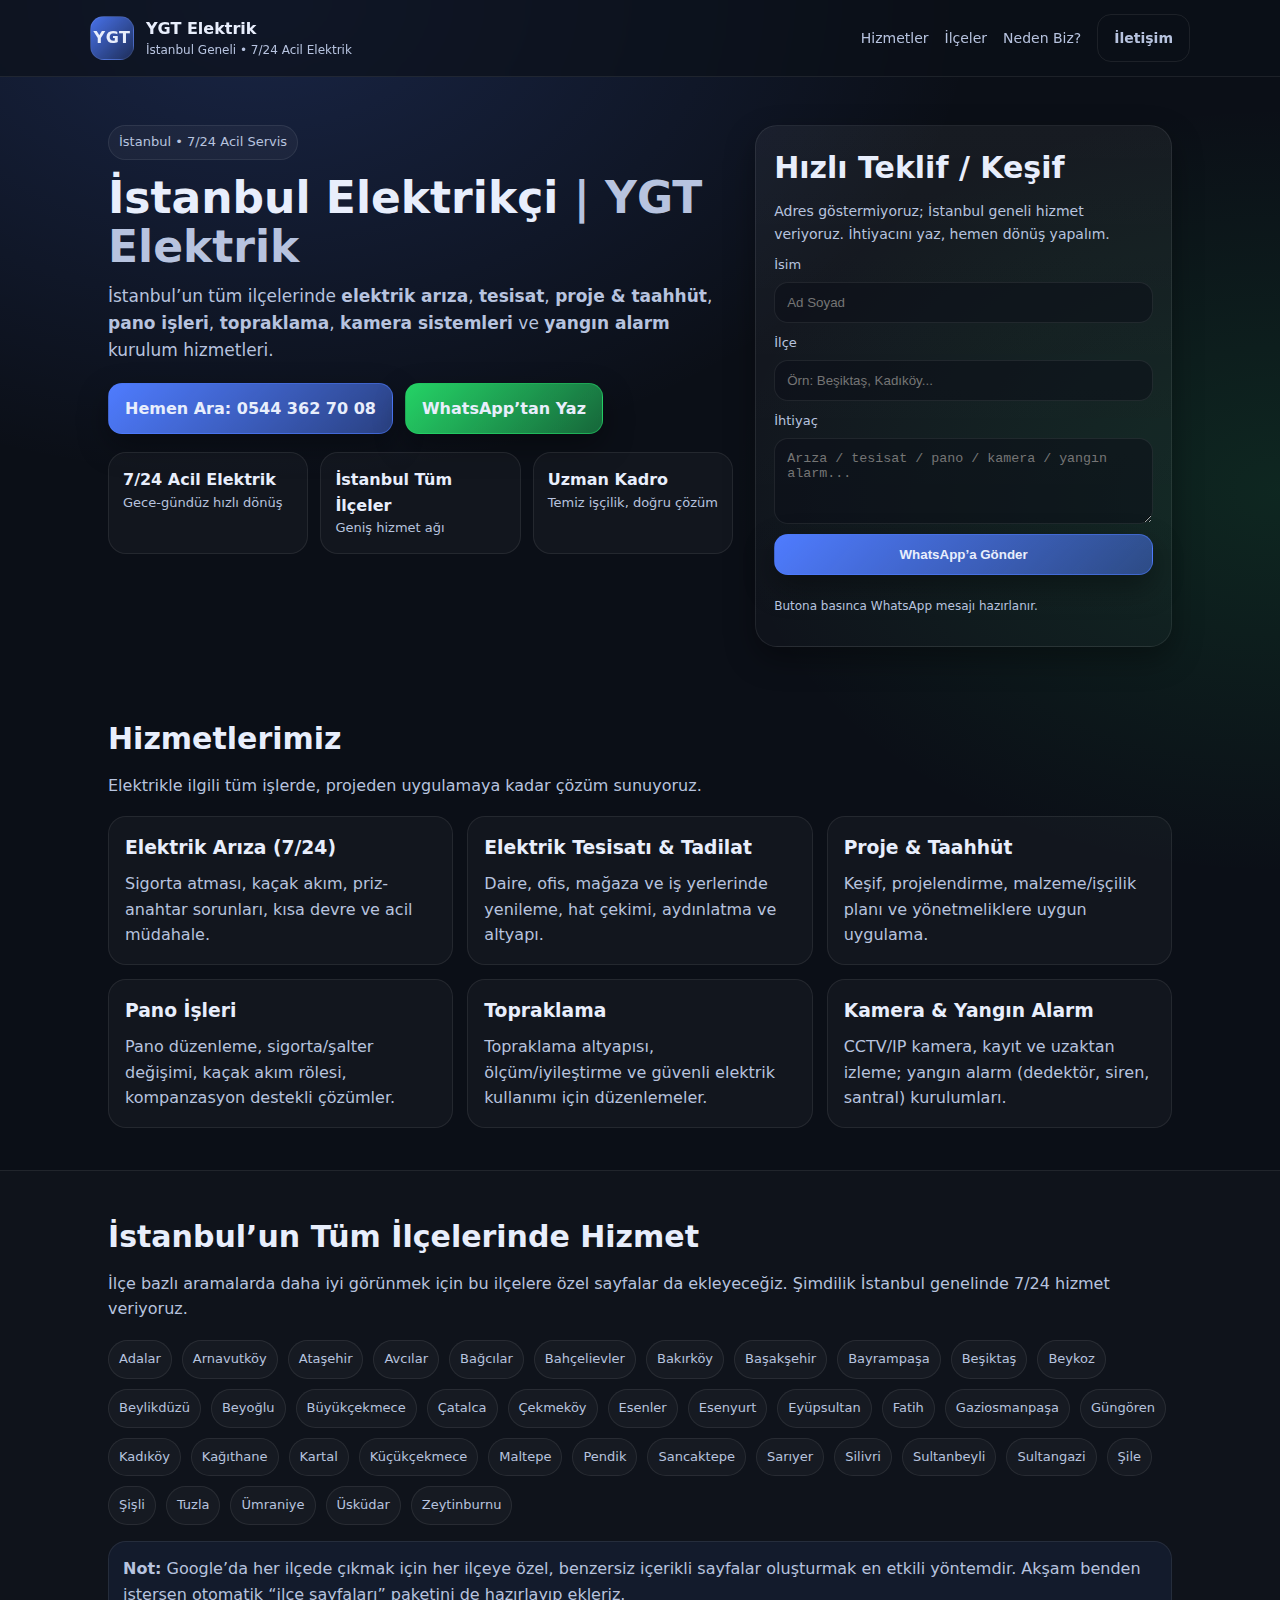
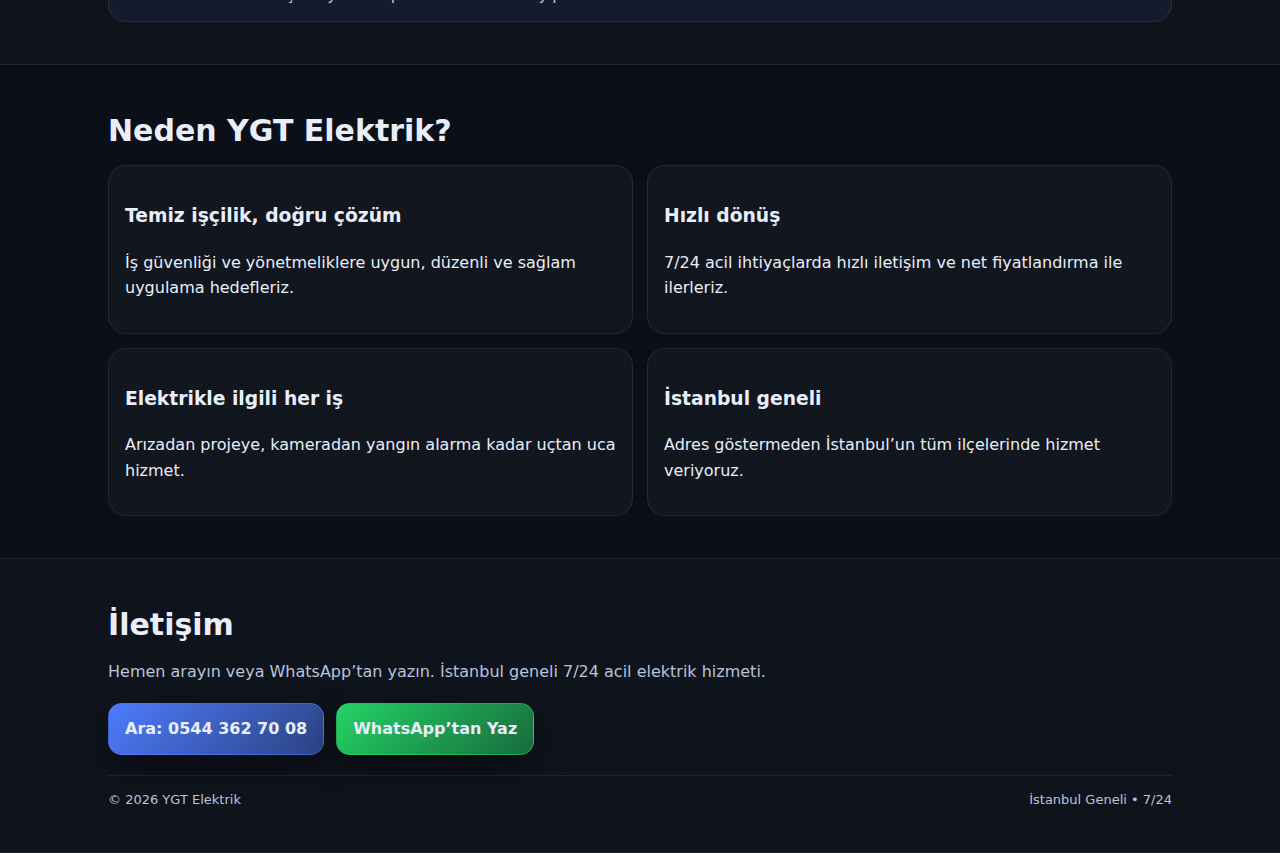
<file: index.html>
<!doctype html>
<html lang="tr">
<head>
  <meta charset="utf-8" />
  <meta name="viewport" content="width=device-width,initial-scale=1" />
  <title>İstanbul Elektrikçi | YGT Elektrik (7/24 Acil) - Tesisat, Proje, Kamera, Yangın Alarm</title>
  <meta name="description" content="YGT Elektrik: İstanbul'un tüm ilçelerinde 7/24 acil elektrikçi. Elektrik tesisatı, proje-taahhüt, pano işleri, topraklama, kamera sistemleri ve yangın alarm kurulumu." />
  <meta name="robots" content="index,follow" />
  <link rel="canonical" href="https://yigitkemalibis-creator.github.io/ygtelektrik/" />


  <!-- Open Graph -->
  <meta property="og:title" content="İstanbul Elektrikçi | YGT Elektrik (7/24 Acil)" />
  <meta property="og:description" content="İstanbul geneli 7/24 acil elektrikçi. Tesisat, proje, pano, topraklama, kamera ve yangın alarm." />
  <meta property="og:type" content="website" />
  <meta property="og:locale" content="tr_TR" />

  <link rel="stylesheet" href="style.css" />

  <!-- LocalBusiness Schema (adres yok: areaServed ile) -->
  <script type="application/ld+json">
  {
    "@context": "https://schema.org",
    "@type": "Electrician",
    "name": "YGT Elektrik",
    "url": "https://yigitkemalibis-creator.github.io/ygtelektrik/",

    "telephone": "+905443627008",
    "areaServed": {
      "@type": "AdministrativeArea",
      "name": "İstanbul"
    },
    "serviceType": [
      "Acil Elektrikçi",
      "Elektrik Tesisatı",
      "Elektrik Proje ve Taahhüt",
      "Pano İşleri",
      "Topraklama",
      "Kamera Sistemleri",
      "Yangın Alarm Sistemleri"
    ],
    "openingHours": "Mo-Su 00:00-23:59"
  }
  </script>
</head>

<body>
  <header class="header">
    <div class="container nav">
      <div class="brand">
        <div class="logo">YGT</div>
        <div>
          <div class="brand-name">YGT Elektrik</div>
          <div class="brand-sub">İstanbul Geneli • 7/24 Acil Elektrik</div>
        </div>
      </div>

      <nav class="menu">
        <a href="#hizmetler">Hizmetler</a>
        <a href="#ilceler">İlçeler</a>
        <a href="#neden">Neden Biz?</a>
        <a href="#iletisim" class="btn btn-outline">İletişim</a>
      </nav>
    </div>
  </header>

  <main>
    <section class="hero">
      <div class="container hero-grid">
        <div class="hero-copy">
          <span class="badge">İstanbul • 7/24 Acil Servis</span>
          <h1>İstanbul Elektrikçi <span class="muted">| YGT Elektrik</span></h1>
          <p class="lead">
            İstanbul’un tüm ilçelerinde <strong>elektrik arıza</strong>, <strong>tesisat</strong>, <strong>proje & taahhüt</strong>,
            <strong>pano işleri</strong>, <strong>topraklama</strong>, <strong>kamera sistemleri</strong> ve
            <strong>yangın alarm</strong> kurulum hizmetleri.
          </p>

          <div class="cta-row">
            <a class="btn btn-primary" href="tel:+905443627008">Hemen Ara: 0544 362 70 08</a>
            <a class="btn btn-whatsapp" target="_blank" rel="noopener"
               href="https://wa.me/905443627008?text=Merhaba%2C%20%C4%B0stanbul%20geneli%207%2F24%20acil%20elektrik%20hizmeti%20i%C3%A7in%20bilgi%20almak%20istiyorum.">
              WhatsApp’tan Yaz
            </a>
          </div>

          <div class="trust">
            <div class="trust-item">
              <div class="trust-title">7/24 Acil Elektrik</div>
              <div class="trust-text">Gece-gündüz hızlı dönüş</div>
            </div>
            <div class="trust-item">
              <div class="trust-title">İstanbul Tüm İlçeler</div>
              <div class="trust-text">Geniş hizmet ağı</div>
            </div>
            <div class="trust-item">
              <div class="trust-title">Uzman Kadro</div>
              <div class="trust-text">Temiz işçilik, doğru çözüm</div>
            </div>
          </div>
        </div>

        <div class="hero-card">
          <h2>Hızlı Teklif / Keşif</h2>
          <p class="small">
            Adres göstermiyoruz; İstanbul geneli hizmet veriyoruz. İhtiyacını yaz, hemen dönüş yapalım.
          </p>

          <form class="form" onsubmit="return false;">
            <label>
              İsim
              <input type="text" placeholder="Ad Soyad" />
            </label>
            <label>
              İlçe
              <input type="text" placeholder="Örn: Beşiktaş, Kadıköy..." />
            </label>
            <label>
              İhtiyaç
              <textarea rows="4" placeholder="Arıza / tesisat / pano / kamera / yangın alarm..."></textarea>
            </label>

            <button class="btn btn-primary" id="whatsAppSend">WhatsApp’a Gönder</button>
            <p class="tiny muted">
              Butona basınca WhatsApp mesajı hazırlanır.
            </p>
          </form>
        </div>
      </div>
    </section>

    <section id="hizmetler" class="section">
      <div class="container">
        <h2>Hizmetlerimiz</h2>
        <p class="section-lead">
          Elektrikle ilgili tüm işlerde, projeden uygulamaya kadar çözüm sunuyoruz.
        </p>

        <div class="cards">
          <article class="card">
            <h3>Elektrik Arıza (7/24)</h3>
            <p>Sigorta atması, kaçak akım, priz-anahtar sorunları, kısa devre ve acil müdahale.</p>
          </article>
          <article class="card">
            <h3>Elektrik Tesisatı & Tadilat</h3>
            <p>Daire, ofis, mağaza ve iş yerlerinde yenileme, hat çekimi, aydınlatma ve altyapı.</p>
          </article>
          <article class="card">
            <h3>Proje & Taahhüt</h3>
            <p>Keşif, projelendirme, malzeme/işçilik planı ve yönetmeliklere uygun uygulama.</p>
          </article>
          <article class="card">
            <h3>Pano İşleri</h3>
            <p>Pano düzenleme, sigorta/şalter değişimi, kaçak akım rölesi, kompanzasyon destekli çözümler.</p>
          </article>
          <article class="card">
            <h3>Topraklama</h3>
            <p>Topraklama altyapısı, ölçüm/iyileştirme ve güvenli elektrik kullanımı için düzenlemeler.</p>
          </article>
          <article class="card">
            <h3>Kamera & Yangın Alarm</h3>
            <p>CCTV/IP kamera, kayıt ve uzaktan izleme; yangın alarm (dedektör, siren, santral) kurulumları.</p>
          </article>
        </div>
      </div>
    </section>

    <section id="ilceler" class="section alt">
      <div class="container">
        <h2>İstanbul’un Tüm İlçelerinde Hizmet</h2>
        <p class="section-lead">
          İlçe bazlı aramalarda daha iyi görünmek için bu ilçelere özel sayfalar da ekleyeceğiz.
          Şimdilik İstanbul genelinde 7/24 hizmet veriyoruz.
        </p>

        <div class="pill-grid">
          <!-- 39 ilçe -->
          <span class="pill">Adalar</span><span class="pill">Arnavutköy</span><span class="pill">Ataşehir</span><span class="pill">Avcılar</span>
          <span class="pill">Bağcılar</span><span class="pill">Bahçelievler</span><span class="pill">Bakırköy</span><span class="pill">Başakşehir</span>
          <span class="pill">Bayrampaşa</span><span class="pill">Beşiktaş</span><span class="pill">Beykoz</span><span class="pill">Beylikdüzü</span>
          <span class="pill">Beyoğlu</span><span class="pill">Büyükçekmece</span><span class="pill">Çatalca</span><span class="pill">Çekmeköy</span>
          <span class="pill">Esenler</span><span class="pill">Esenyurt</span><span class="pill">Eyüpsultan</span><span class="pill">Fatih</span>
          <span class="pill">Gaziosmanpaşa</span><span class="pill">Güngören</span><span class="pill">Kadıköy</span><span class="pill">Kağıthane</span>
          <span class="pill">Kartal</span><span class="pill">Küçükçekmece</span><span class="pill">Maltepe</span><span class="pill">Pendik</span>
          <span class="pill">Sancaktepe</span><span class="pill">Sarıyer</span><span class="pill">Silivri</span><span class="pill">Sultanbeyli</span>
          <span class="pill">Sultangazi</span><span class="pill">Şile</span><span class="pill">Şişli</span><span class="pill">Tuzla</span>
          <span class="pill">Ümraniye</span><span class="pill">Üsküdar</span><span class="pill">Zeytinburnu</span>
        </div>

        <div class="note">
          <strong>Not:</strong> Google’da her ilçede çıkmak için her ilçeye özel, benzersiz içerikli sayfalar oluşturmak en etkili yöntemdir.
          Akşam benden istersen otomatik “ilçe sayfaları” paketini de hazırlayıp ekleriz.
        </div>
      </div>
    </section>

    <section id="neden" class="section">
      <div class="container">
        <h2>Neden YGT Elektrik?</h2>
        <div class="two-col">
          <div class="panel">
            <h3>Temiz işçilik, doğru çözüm</h3>
            <p>İş güvenliği ve yönetmeliklere uygun, düzenli ve sağlam uygulama hedefleriz.</p>
          </div>
          <div class="panel">
            <h3>Hızlı dönüş</h3>
            <p>7/24 acil ihtiyaçlarda hızlı iletişim ve net fiyatlandırma ile ilerleriz.</p>
          </div>
          <div class="panel">
            <h3>Elektrikle ilgili her iş</h3>
            <p>Arızadan projeye, kameradan yangın alarma kadar uçtan uca hizmet.</p>
          </div>
          <div class="panel">
            <h3>İstanbul geneli</h3>
            <p>Adres göstermeden İstanbul’un tüm ilçelerinde hizmet veriyoruz.</p>
          </div>
        </div>
      </div>
    </section>

    <section id="iletisim" class="section alt">
      <div class="container">
        <h2>İletişim</h2>
        <p class="section-lead">Hemen arayın veya WhatsApp’tan yazın. İstanbul geneli 7/24 acil elektrik hizmeti.</p>

        <div class="contact">
          <a class="btn btn-primary" href="tel:+905443627008">Ara: 0544 362 70 08</a>
          <a class="btn btn-whatsapp" target="_blank" rel="noopener"
             href="https://wa.me/905443627008?text=Merhaba%2C%20%C4%B0stanbul%20geneli%207%2F24%20acil%20elektrik%20hizmeti%20i%C3%A7in%20fiyat%20ve%20m%C3%BCsaitlik%20bilgisi%20alabilir%20miyim%3F">
            WhatsApp’tan Yaz
          </a>
        </div>

        <div class="footerline">
          <span>© <span id="year"></span> YGT Elektrik</span>
          <span>İstanbul Geneli • 7/24</span>
        </div>
      </div>
    </section>
  </main>

  <script>
    // Footer year
    document.getElementById("year").textContent = new Date().getFullYear();

    // Quick WhatsApp send (from form)
    document.getElementById("whatsAppSend").addEventListener("click", () => {
      const name = document.querySelector('input[placeholder="Ad Soyad"]').value.trim();
      const ilce = document.querySelector('input[placeholder="Örn: Beşiktaş, Kadıköy..."]').value.trim();
      const need = document.querySelector('textarea').value.trim();

      const base = "Merhaba, YGT Elektrik ile iletişime geçiyorum.";
      const parts = [
        name ? `İsim: ${name}` : "",
        ilce ? `İlçe: ${ilce}` : "",
        need ? `İhtiyaç: ${need}` : ""
      ].filter(Boolean);

      const msg = encodeURIComponent([base, ...parts].join("\n"));
      window.open(`https://wa.me/905443627008?text=${msg}`, "_blank", "noopener");
    });
  </script>
</body>
</html>
</file>
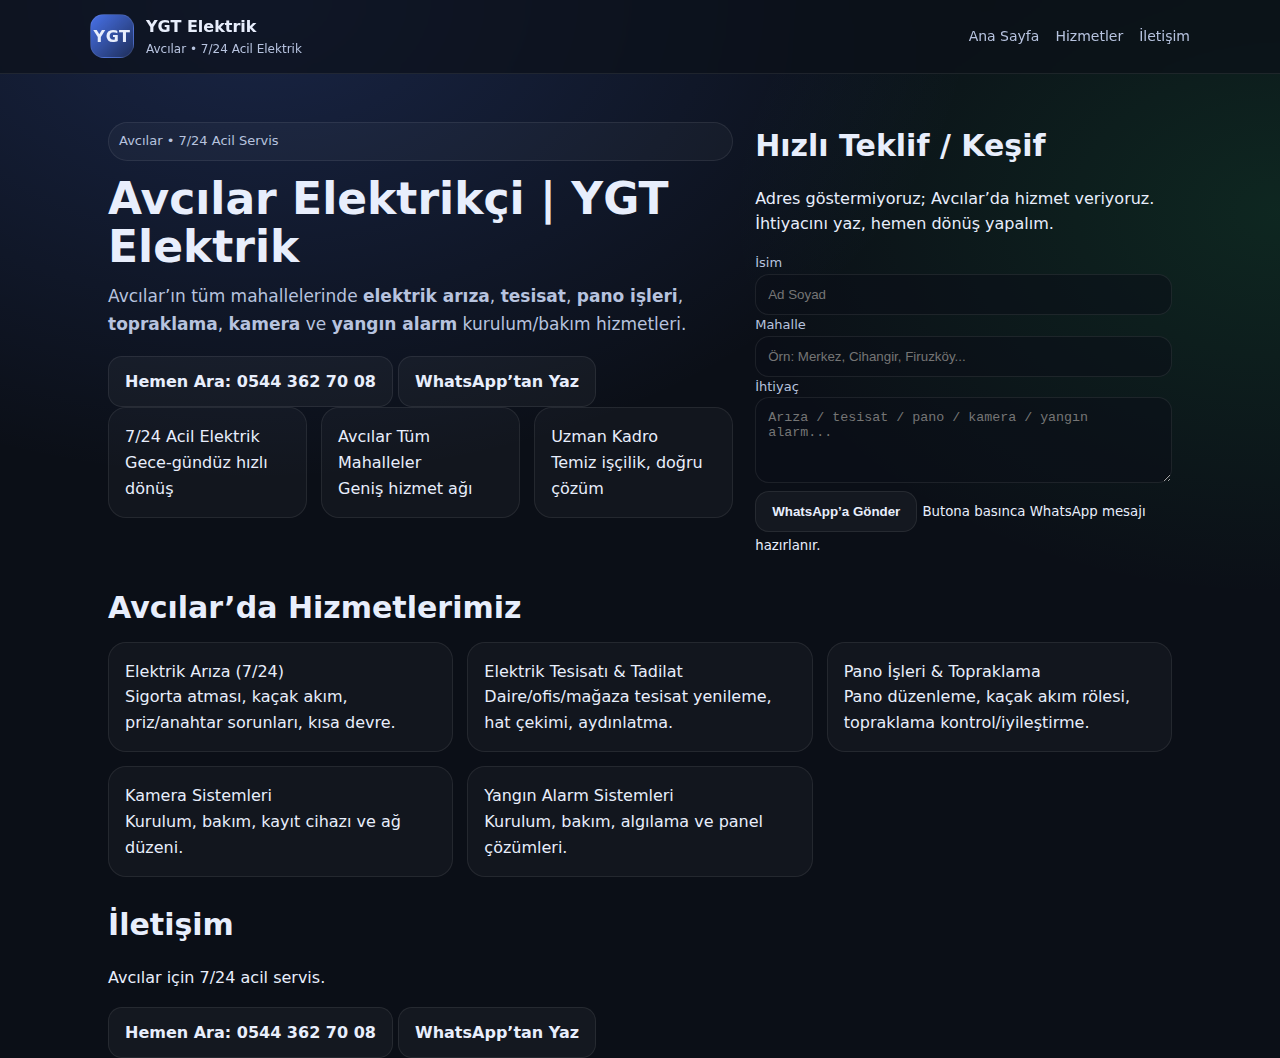
<file: avcilar.html>
<!doctype html>
<html lang="tr">
<head>
  <meta charset="utf-8" />
  <meta name="viewport" content="width=device-width,initial-scale=1" />

  <title>Avcılar Elektrikçi | YGT Elektrik (7/24 Acil)</title>
  <meta name="description" content="Avcılar elektrikçi: 7/24 acil elektrik arıza, tesisat, pano işleri, topraklama, kamera ve yangın alarm sistemleri. Hemen ara: 0544 362 70 08" />

  <link rel="canonical" href="https://yigitkemalibis-creator.github.io/ygtelektrik/avcilar.html" />

  <!-- Open Graph -->
  <meta property="og:title" content="Avcılar Elektrikçi | YGT Elektrik (7/24 Acil)" />
  <meta property="og:description" content="Avcılar genelinde 7/24 acil elektrikçi. Arıza, tesisat, pano, topraklama, kamera ve yangın alarm. Hemen ara: 0544 362 70 08" />
  <meta property="og:type" content="website" />
  <meta property="og:locale" content="tr_TR" />

  <link rel="stylesheet" href="style.css" />

  <!-- LocalBusiness Schema -->
  <script type="application/ld+json">
  {
    "@context":"https://schema.org",
    "@type":"Electrician",
    "name":"YGT Elektrik",
    "url":"https://yigitkemalibis-creator.github.io/ygtelektrik/",
    "telephone":"+905443627008",
    "areaServed":[{"@type":"AdministrativeArea","name":"İstanbul"},{"@type":"Place","name":"Avcılar"}],
    "serviceType":[
      "Acil Elektrikçi",
      "Elektrik Arıza",
      "Elektrik Tesisatı",
      "Pano İşleri",
      "Topraklama",
      "Kamera Sistemleri",
      "Yangın Alarm Sistemleri"
    ],
    "openingHours":"Mo-Su 00:00-23:59"
  }
  </script>
</head>

<body>
  <header class="header">
    <div class="container nav">
      <div class="brand">
        <div class="logo">YGT</div>
        <div>
          <div class="brand-name">YGT Elektrik</div>
          <div class="brand-sub">Avcılar • 7/24 Acil Elektrik</div>
        </div>
      </div>

      <nav class="menu">
        <a href="index.html">Ana Sayfa</a>
        <a href="index.html#hizmetler">Hizmetler</a>
        <a href="index.html#iletisim">İletişim</a>
      </nav>
    </div>
  </header>

  <!-- HERO (Ana sayfanla aynı düzen) -->
  <section class="hero">
    <div class="container hero-grid">
      <div>
        <div class="pill">Avcılar • 7/24 Acil Servis</div>

        <h1>Avcılar Elektrikçi | YGT Elektrik</h1>

        <p class="lead">
          Avcılar’ın tüm mahallelerinde <strong>elektrik arıza</strong>, <strong>tesisat</strong>,
          <strong>pano işleri</strong>, <strong>topraklama</strong>, <strong>kamera</strong> ve
          <strong>yangın alarm</strong> kurulum/bakım hizmetleri.
        </p>

        <div class="cta">
          <a class="btn primary" href="tel:+905443627008">Hemen Ara: 0544 362 70 08</a>
          <a class="btn success" target="_blank"
             href="https://wa.me/905443627008?text=Merhaba%2C%20Avc%C4%B1lar%E2%80%99da%20elektrik%20hizmeti%20laz%C4%B1m.%20%C4%B0htiyac%C4%B1m%3A%20">
            WhatsApp’tan Yaz
          </a>
        </div>

        <!-- Mini kartlar (Ana sayfadaki gibi) -->
        <div class="cards mini">
          <div class="card">
            <div class="card-title">7/24 Acil Elektrik</div>
            <div class="card-text">Gece-gündüz hızlı dönüş</div>
          </div>
          <div class="card">
            <div class="card-title">Avcılar Tüm Mahalleler</div>
            <div class="card-text">Geniş hizmet ağı</div>
          </div>
          <div class="card">
            <div class="card-title">Uzman Kadro</div>
            <div class="card-text">Temiz işçilik, doğru çözüm</div>
          </div>
        </div>
      </div>

      <!-- Sağ teklif kutusu (Ana sayfadaki gibi) -->
      <aside class="quote">
        <h2>Hızlı Teklif / Keşif</h2>
        <p>Adres göstermiyoruz; Avcılar’da hizmet veriyoruz. İhtiyacını yaz, hemen dönüş yapalım.</p>

        <form onsubmit="event.preventDefault(); sendWhatsApp();">
          <label>İsim</label>
          <input id="qName" placeholder="Ad Soyad" />

          <label>Mahalle</label>
          <input id="qArea" placeholder="Örn: Merkez, Cihangir, Firuzköy..." />

          <label>İhtiyaç</label>
          <textarea id="qNeed" rows="4" placeholder="Arıza / tesisat / pano / kamera / yangın alarm..."></textarea>

          <button class="btn primary" type="submit">WhatsApp’a Gönder</button>
          <small>Butona basınca WhatsApp mesajı hazırlanır.</small>
        </form>
      </aside>
    </div>
  </section>

  <!-- Hizmetler (Ana sayfadaki kart stilini kullanır) -->
  <main class="container" id="hizmetler">
    <h2>Avcılar’da Hizmetlerimiz</h2>

    <div class="cards">
      <div class="card">
        <div class="card-title">Elektrik Arıza (7/24)</div>
        <div class="card-text">Sigorta atması, kaçak akım, priz/anahtar sorunları, kısa devre.</div>
      </div>

      <div class="card">
        <div class="card-title">Elektrik Tesisatı & Tadilat</div>
        <div class="card-text">Daire/ofis/mağaza tesisat yenileme, hat çekimi, aydınlatma.</div>
      </div>

      <div class="card">
        <div class="card-title">Pano İşleri & Topraklama</div>
        <div class="card-text">Pano düzenleme, kaçak akım rölesi, topraklama kontrol/iyileştirme.</div>
      </div>

      <div class="card">
        <div class="card-title">Kamera Sistemleri</div>
        <div class="card-text">Kurulum, bakım, kayıt cihazı ve ağ düzeni.</div>
      </div>

      <div class="card">
        <div class="card-title">Yangın Alarm Sistemleri</div>
        <div class="card-text">Kurulum, bakım, algılama ve panel çözümleri.</div>
      </div>
    </div>

    <section id="iletisim" style="margin-top:24px;">
      <h2>İletişim</h2>
      <p>Avcılar için 7/24 acil servis.</p>

      <div class="cta">
        <a class="btn primary" href="tel:+905443627008">Hemen Ara: 0544 362 70 08</a>
        <a class="btn success" target="_blank"
           href="https://wa.me/905443627008?text=Merhaba%2C%20Avc%C4%B1lar%E2%80%99da%20elektrik%20hizmeti%20laz%C4%B1m.%20%C4%B0htiyac%C4%B1m%3A%20">
          WhatsApp’tan Yaz
        </a>
      </div>
    </section>
  </main>

  <script>
    function sendWhatsApp(){
      const name = document.getElementById('qName').value.trim();
      const area = document.getElementById('qArea').value.trim();
      const need = document.getElementById('qNeed').value.trim();

      const msg =
        `Merhaba, Avcılar'da elektrik hizmeti istiyorum.%0A` +
        (name ? `İsim: ${encodeURIComponent(name)}%0A` : '') +
        (area ? `Mahalle: ${encodeURIComponent(area)}%0A` : '') +
        (need ? `İhtiyaç: ${encodeURIComponent(need)}%0A` : '');

      window.open(`https://wa.me/905443627008?text=${msg}`, '_blank');
    }
  </script>
</body>
</html>
</file>
<file: style.css>
:root{
  --bg:#0b0f17;
  --panel:#0f1624;
  --panel2:#0c1320;
  --text:#e8eefc;
  --muted:#b7c3df;
  --line:rgba(255,255,255,.08);
  --accent:#4f7cff;
  --whats:#25D366;
  --shadow: 0 12px 30px rgba(0,0,0,.35);
  --radius: 18px;
}

*{box-sizing:border-box}
html,body{margin:0;padding:0}
body{
  font-family: system-ui,-apple-system,Segoe UI,Roboto,Arial,sans-serif;
  background: radial-gradient(1200px 800px at 20% 0%, rgba(79,124,255,.20), transparent 60%),
              radial-gradient(1000px 700px at 100% 20%, rgba(37,211,102,.12), transparent 55%),
              var(--bg);
  color:var(--text);
  line-height:1.6;
}

a{color:inherit;text-decoration:none}
.container{max-width:1100px;margin:0 auto;padding:0 18px}

.header{
  position: sticky; top:0; z-index:10;
  backdrop-filter: blur(10px);
  background: rgba(11,15,23,.65);
  border-bottom: 1px solid var(--line);
}

.nav{
  display:flex; align-items:center; justify-content:space-between;
  padding: 14px 0;
  gap:14px;
}
.brand{display:flex;align-items:center;gap:12px}
.logo{
  width:44px;height:44px;border-radius:14px;
  display:grid;place-items:center;
  background: linear-gradient(135deg, rgba(79,124,255,.9), rgba(79,124,255,.25));
  border:1px solid var(--line);
  font-weight:800; letter-spacing:.5px;
}
.brand-name{font-weight:800}
.brand-sub{font-size:12px;color:var(--muted)}

.menu{display:flex;gap:16px;align-items:center}
.menu a{font-size:14px;color:var(--muted)}
.menu a:hover{color:var(--text)}

.btn{
  display:inline-flex; align-items:center; justify-content:center;
  gap:10px;
  padding: 12px 16px;
  border-radius: 14px;
  border:1px solid var(--line);
  background: rgba(255,255,255,.04);
  color: var(--text);
  box-shadow: none;
  font-weight:700;
}
.btn:hover{transform: translateY(-1px)}
.btn-primary{
  background: linear-gradient(135deg, rgba(79,124,255,1), rgba(79,124,255,.45));
  border-color: rgba(79,124,255,.55);
  box-shadow: var(--shadow);
}
.btn-outline{
  background: transparent;
}
.btn-whatsapp{
  background: linear-gradient(135deg, rgba(37,211,102,1), rgba(37,211,102,.45));
  border-color: rgba(37,211,102,.55);
  box-shadow: var(--shadow);
}

.hero{padding: 48px 0 26px}
.hero-grid{
  display:grid;
  grid-template-columns: 1.2fr .8fr;
  gap:22px;
  align-items:stretch;
}
.badge{
  display:inline-flex;
  padding: 6px 10px;
  border-radius: 999px;
  border: 1px solid var(--line);
  background: rgba(255,255,255,.04);
  color: var(--muted);
  font-size: 13px;
}
h1{font-size: 44px; line-height:1.1; margin: 14px 0 12px}
.muted{color:var(--muted)}
.lead{color: var(--muted); font-size: 17px; margin: 0 0 18px}
.cta-row{display:flex;flex-wrap:wrap;gap:12px;margin: 10px 0 18px}

.trust{
  display:grid;
  grid-template-columns: repeat(3, 1fr);
  gap: 12px;
  margin-top: 14px;
}
.trust-item{
  padding: 14px;
  border-radius: var(--radius);
  background: rgba(255,255,255,.03);
  border:1px solid var(--line);
}
.trust-title{font-weight:800}
.trust-text{font-size:13px;color:var(--muted)}

.hero-card{
  border-radius: 22px;
  background: linear-gradient(180deg, rgba(255,255,255,.05), rgba(255,255,255,.02));
  border:1px solid var(--line);
  box-shadow: var(--shadow);
  padding: 18px;
}
.hero-card h2{margin: 0 0 8px}
.small{color:var(--muted); font-size: 14px; margin: 0 0 10px}
.tiny{font-size:12px}

.form{display:grid;gap:10px;margin-top:10px}
label{font-size:13px;color:var(--muted);display:grid;gap:6px}
input,textarea{
  width:100%;
  padding: 12px 12px;
  border-radius: 14px;
  border: 1px solid var(--line);
  background: rgba(11,15,23,.55);
  color: var(--text);
  outline: none;
}
input:focus,textarea:focus{border-color: rgba(79,124,255,.65)}

.section{padding: 42px 0}
.section.alt{
  background: rgba(255,255,255,.02);
  border-top: 1px solid var(--line);
  border-bottom: 1px solid var(--line);
}
h2{font-size: 30px; margin: 0 0 10px}
.section-lead{color:var(--muted); margin: 0 0 18px}

.cards{
  display:grid;
  grid-template-columns: repeat(3, 1fr);
  gap: 14px;
}
.card{
  padding: 16px;
  border-radius: var(--radius);
  border:1px solid var(--line);
  background: rgba(255,255,255,.03);
}
.card h3{margin:0 0 8px}
.card p{margin:0;color:var(--muted)}

.pill-grid{
  display:flex; flex-wrap:wrap;
  gap:10px;
}
.pill{
  font-size: 13px;
  padding: 8px 10px;
  border-radius: 999px;
  border:1px solid var(--line);
  background: rgba(255,255,255,.03);
  color: var(--muted);
}

.note{
  margin-top: 16px;
  padding: 14px;
  border-radius: var(--radius);
  border:1px solid var(--line);
  background: rgba(79,124,255,.08);
  color: var(--muted);
}

.two-col{
  display:grid;
  grid-template-columns: repeat(2, 1fr);
  gap: 14px;
}
.panel{
  padding: 16px;
  border-radius: var(--radius);
  border:1px solid var(--line);
  background: rgba(255,255,255,.03);
}

.contact{display:flex;gap:12px;flex-wrap:wrap;margin-top: 10px}
.footerline{
  margin-top: 20px;
  padding-top: 14px;
  border-top: 1px solid var(--line);
  display:flex;justify-content:space-between;gap:12px;
  color: var(--muted);
  font-size: 13px;
}

/* Responsive */
@media (max-width: 900px){
  .hero-grid{grid-template-columns: 1fr}
  h1{font-size: 36px}
  .cards{grid-template-columns: 1fr}
  .two-col{grid-template-columns: 1fr}
  .trust{grid-template-columns: 1fr}
  .menu{display:none}
}
</file>
